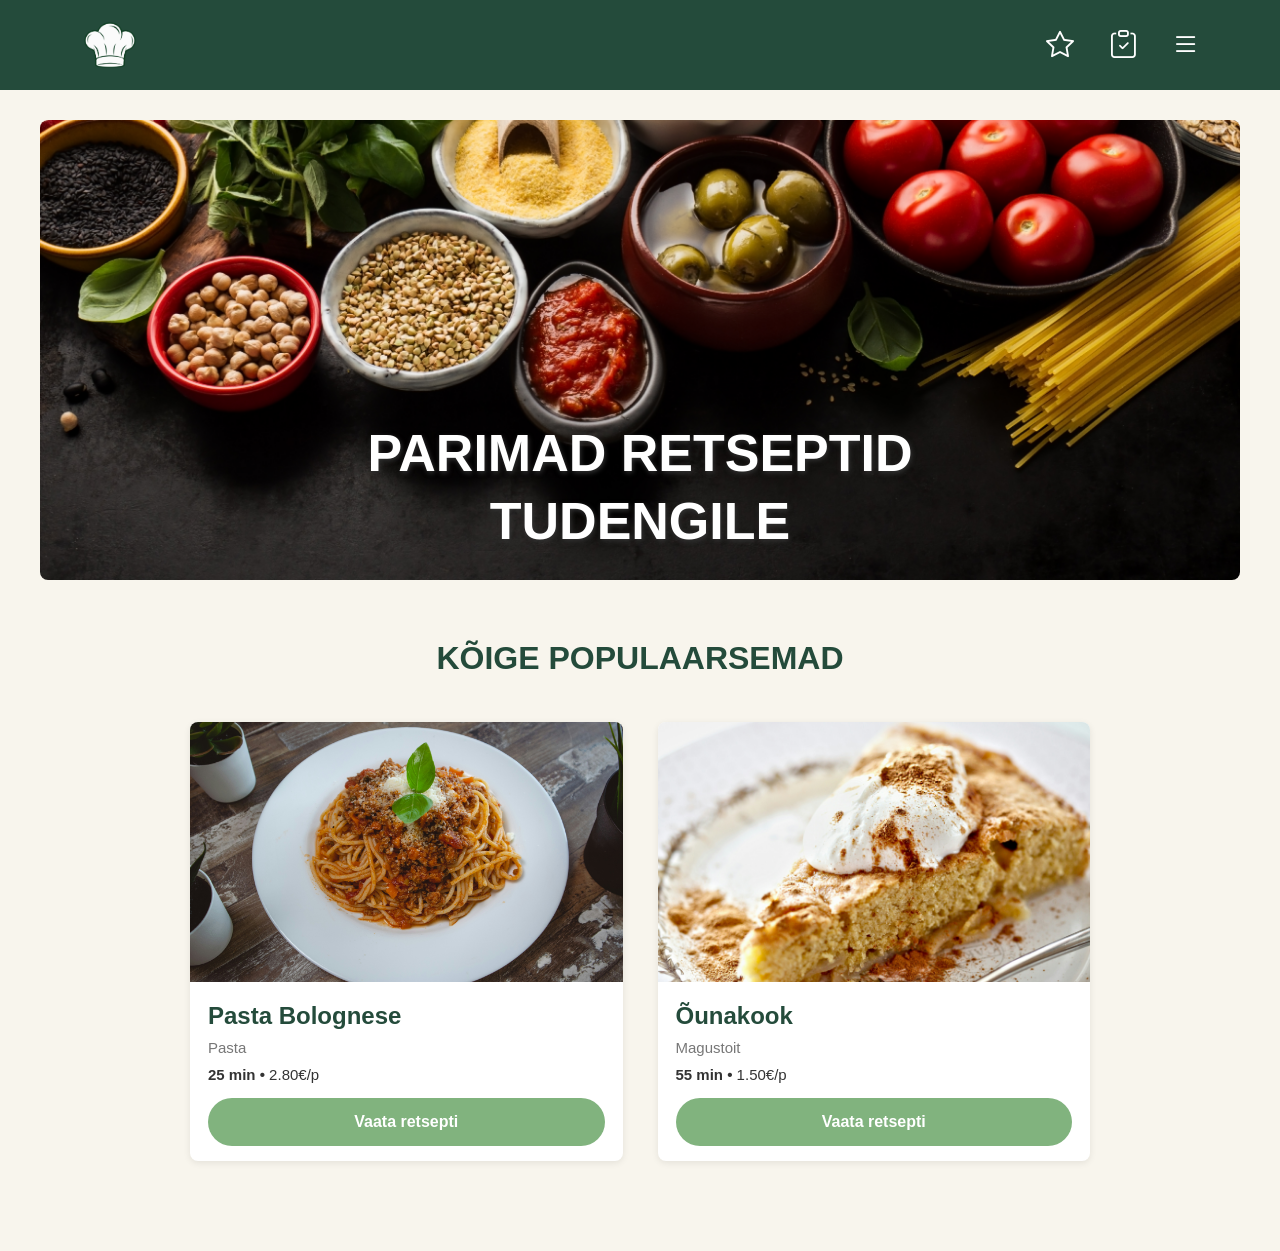
<file: index.html>
<!DOCTYPE html>
<html lang="et">

<head>
    <meta charset="UTF-8">
    <meta name="viewport" content="width=device-width, initial-scale=1.0">
    <title>Tudengi retseptiraamat</title>
    <!-- Bootstrap ikoonid -->
    <link href="https://cdn.jsdelivr.net/npm/bootstrap-icons@1.9.1/font/bootstrap-icons.css" rel="stylesheet">
    <!-- Meie CSS -->
    <link rel="stylesheet" href="style.css">
</head>

<body>
    <!-- Päis -->
    <header>
        <!-- Menüü avamise checkbox -->
        <input type="checkbox" id="menuu-nupp">

        <div class="pais">
            <!-- Logo -->
            <a href="index.html" class="logo"><img src="img/logo.png" alt="Veebilehe logo"></a>
            <!-- Päise ikoonid -->
            <div class="pais-ikoonid">
                <!-- Lemmikud -->
                <i class="bi bi-star"></i>
                <!-- Ostunimekiri -->
                <i class="bi bi-clipboard-check"></i>
                <!-- Hamburgerimenüü -->
                <label for="menuu-nupp" class="menuu-ikoon">
                    <i class="bi bi-list menuu-avatud"></i>
                    <i class="bi bi-x-lg menuu-suletud"></i>
                </label>
            </div>
        </div>

        <!-- Avatav menüü -->
        <nav class="menuu">
            <ul>
                <li><a href="#">Hommikus&ouml;&ouml;k<i class="bi bi-chevron-right"></i></a></li>
                <li><a href="#">Salat<i class="bi bi-chevron-right"></i></a></li>
                <li><a href="#">Supp<i class="bi bi-chevron-right"></i></a></li>
                <li><a href="pastad.html">Pasta<i class="bi bi-chevron-right"></i></a></li>
                <li><a href="#">Praed<i class="bi bi-chevron-right"></i></a></li>
                <li><a href="#">Magustoit<i class="bi bi-chevron-right"></i></a></li>
            </ul>
        </nav>
    </header>


    <main>
        <!-- Avalehe bänner-->
        <section class="avalehe-banner">
            <img src="img/banner.jpg" alt="Erinevad toiduained">
            <h1>PARIMAD RETSEPTID TUDENGILE</h1>
        </section>

        <!-- Populaarsed retseptid -->
        <section class="populaarsed">
            <h2>KÕIGE POPULAARSEMAD</h2>
            <div class="retseptid">
                <!-- Bolognese -->
                <article class="retsepti-kaart">
                    <img src="img/bolognese.jpg" alt="Pasta Bolognese">
                    <h3>Pasta Bolognese</h3>
                    <p class="kategooria">Pasta</p>
                    <p class="retsepti-info"><strong>25 min &bull;</strong> 2.80&euro;/p</p>
                    <a href="#" class="retsepti-nupp">Vaata retsepti</a>
                </article>
                <!-- Õunakook -->
                <article class="retsepti-kaart">
                    <img src="img/ounakook.jpg" alt="Õunakook">
                    <h3>&Otilde;unakook</h3>
                    <p class="kategooria">Magustoit</p>
                    <p class="retsepti-info"><strong>55 min &bull;</strong> 1.50&euro;/p</p>
                    <a href="#" class="retsepti-nupp">Vaata retsepti</a>
                </article>
            </div>
        </section>
    </main>
</body>

</html>
</file>
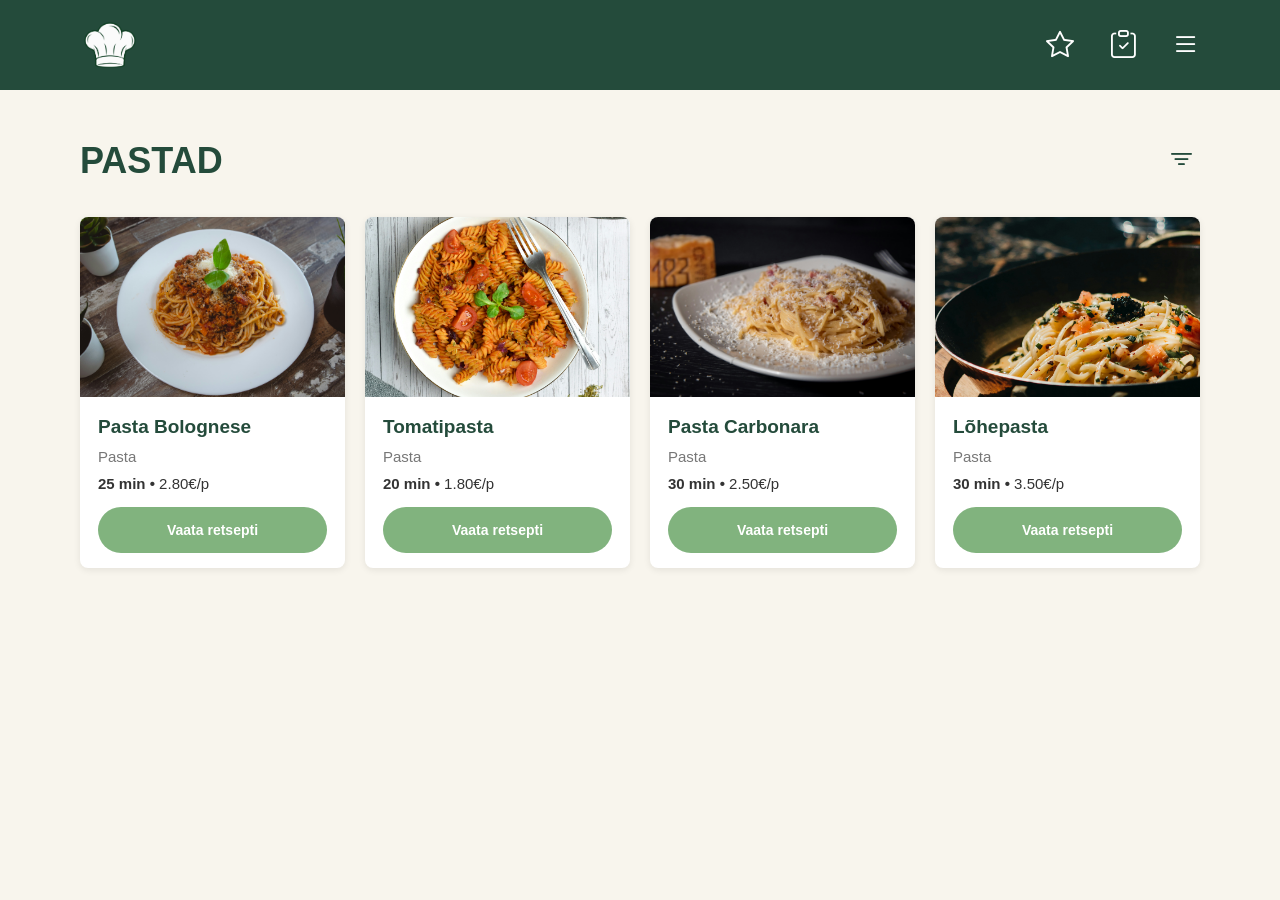
<file: pastad.html>
<!DOCTYPE html>
<html lang="et">

<head>
    <meta charset="UTF-8">
    <meta name="viewport" content="width=device-width, initial-scale=1.0">
    <title>Pastad - Parimad retseptid tudengile</title>
    <!-- Bootstrap ikoonid -->
    <link href="https://cdn.jsdelivr.net/npm/bootstrap-icons@1.9.1/font/bootstrap-icons.css" rel="stylesheet">
    <!-- Meie CSS -->
    <link rel="stylesheet" href="style.css">
</head>

<body>
    <!-- Päis -->
    <header>
        <!-- Menüü avamise checkbox -->
        <input type="checkbox" id="menuu-nupp">

        <div class="pais">
            <!-- Logo -->
            <a href="index.html" class="logo"><img src="img/logo.png" alt="Veebilehe logo"></a>
            <!-- Päise ikoonid -->
            <div class="pais-ikoonid">
                <!-- Lemmikud -->
                <i class="bi bi-star"></i>
                <!-- Ostunimekiri -->
                <i class="bi bi-clipboard-check"></i>
                <!-- Hamburgerimenüü -->
                <label for="menuu-nupp" class="menuu-ikoon">
                    <i class="bi bi-list menuu-avatud"></i>
                    <i class="bi bi-x-lg menuu-suletud"></i>
                </label>
            </div>
        </div>

        <!-- Avatav menüü -->
        <nav class="menuu">
            <ul>
                <li><a href="#">Hommikus&ouml;&ouml;k<i class="bi bi-chevron-right"></i></a></li>
                <li><a href="#">Salat<i class="bi bi-chevron-right"></i></a></li>
                <li><a href="#">Supp<i class="bi bi-chevron-right"></i></a></li>
                <li><a href="pastad.html">Pasta<i class="bi bi-chevron-right"></i></a></li>
                <li><a href="#">Praed<i class="bi bi-chevron-right"></i></a></li>
                <li><a href="#">Magustoit<i class="bi bi-chevron-right"></i></a></li>
            </ul>
        </nav>
    </header>

    <!-- Lehe põhisisu -->
    <main>
        <section class="pastade-leht">
            <!-- Filtri avamise checkbox -->
            <input type="checkbox" id="filtri-olek">
            <!-- Kategooria päis -->
            <div class="kategooria-pais">
                <h1>PASTAD</h1>
                <label for="filtri-olek" class="filtri-nupp" aria-label="Ava filtrid"><i
                        class="bi bi-filter"></i></label>
            </div>

            <!-- Avatav filter -->
            <div class="filtri-paneel">
                <div class="filtri-sisu">
                    <!-- Filtrivaate pealkiri -->
                    <div class="kategooria-pais">
                        <h1>PASTAD</h1>
                        <label for="filtri-olek" class="filtri-nupp" aria-label="Sulge filtrid"><i
                                class="bi bi-filter"></i></label>
                    </div>

                    <!-- Ajakulu filter -->
                    <div class="filtri-grupp">
                        <h2>Ajakulu</h2>
                        <div class="vahemiku-rida">
                            <span>10 min</span>
                            <div class="vahemiku-liugurid">
                                <input type="range" min="10" max="90" value="10" aria-label="Minimaalne ajakulu">
                                <input type="range" min="10" max="90" value="60" aria-label="Maksimaalne ajakulu">
                            </div>
                            <span>90 min +</span>
                        </div>
                    </div>

                    <!-- Hinna filter -->
                    <div class="filtri-grupp">
                        <h2>Hind portsjoni kohta</h2>
                        <div class="vahemiku-rida">
                            <span>1 €</span>
                            <div class="vahemiku-liugurid hinna-liugurid">
                                <input type="range" min="1" max="50" value="1" aria-label="Minimaalne hind">
                                <input type="range" min="1" max="50" value="30" aria-label="Maksimaalne hind">
                            </div>
                            <span>50 € +</span>
                        </div>
                    </div>

                    <!-- Lihaga või lihata -->
                    <div class="filtri-valikud">
                        <label class="filtri-valik">
                            <span>Lihaga</span>
                            <input type="checkbox" name="lihaga">
                        </label>
                        <label class="filtri-valik">
                            <span>Lihata</span>
                            <input type="checkbox" name="lihata">
                        </label>
                    </div>
                </div>
            </div>

            <!-- Retseptid -->
            <div class="retseptid">
                <!-- Bolognese -->
                <article class="retsepti-kaart">
                    <img src="img/bolognese.jpg" alt="Pasta Bolognese">
                    <h3>Pasta Bolognese</h3>
                    <p class="kategooria">Pasta</p>
                    <p class="retsepti-info"><strong>25 min &bull;</strong> 2.80&euro;/p</p>
                    <a href="#" class="retsepti-nupp">Vaata retsepti</a>
                </article>
                <!-- Tomatipasta -->
                <article class="retsepti-kaart">
                    <img src="img/tomatipasta.jpg" alt="Tomatipasta">
                    <h3>Tomatipasta</h3>
                    <p class="kategooria">Pasta</p>
                    <p class="retsepti-info"><strong>20 min &bull;</strong> 1.80&euro;/p</p>
                    <a href="#" class="retsepti-nupp">Vaata retsepti</a>
                </article>
                <!-- Carbonara -->
                <article class="retsepti-kaart">
                    <img src="img/carbonara.jpg" alt="Pasta Carbonara">
                    <h3>Pasta Carbonara</h3>
                    <p class="kategooria">Pasta</p>
                    <p class="retsepti-info"><strong>30 min &bull;</strong> 2.50&euro;/p</p>
                    <a href="retsept.html" class="retsepti-nupp">Vaata retsepti</a>
                </article>
                <!-- Lõhepasta -->
                <article class="retsepti-kaart">
                    <img src="img/lohepasta.jpg" alt="Lõhepasta">
                    <h3>L&otilde;hepasta</h3>
                    <p class="kategooria">Pasta</p>
                    <p class="retsepti-info"><strong>30 min &bull;</strong> 3.50&euro;/p</p>
                    <a href="#" class="retsepti-nupp">Vaata retsepti</a>
                </article>
            </div>
        </section>
    </main>


    <script>
        // Leiame kõik vahemikufiltrid
        document.querySelectorAll('.vahemiku-liugurid').forEach(grupp => {

            // Leiame mõlemad liugurid
            const liugurid = grupp.querySelectorAll('input[type="range"]');

            const minLiugur = liugurid[0];
            const maxLiugur = liugurid[1];

            function uuendaVahemik() {
                // Liugurite väärtused
                let minVaartus = Number(minLiugur.value);
                let maxVaartus = Number(maxLiugur.value);

                // Miinimum ei tohi olla maksimumist suurem
                if (minVaartus > maxVaartus) {
                    minLiugur.value = maxVaartus;
                    minVaartus = maxVaartus;
                }

                // Maksimum ei tohi olla miinimumist väiksem
                if (maxVaartus < minVaartus) {
                    maxLiugur.value = minVaartus;
                    maxVaartus = minVaartus;
                }

                // Kogu lubatud vahemik
                const algvaartus = Number(minLiugur.min);
                const loppvaartus = Number(minLiugur.max);

                // Arvutame ringide asukohad protsentides
                const algus = (minVaartus - algvaartus) /
                    (loppvaartus - algvaartus) * 100;

                const lopp = (maxVaartus - algvaartus) /
                    (loppvaartus - algvaartus) * 100;

                // Muudame sinise joone asukohta
                grupp.style.setProperty('--algus', algus + '%');
                grupp.style.setProperty('--lopp', lopp + '%');
            }

            // Kui liugureid liigutatakse
            minLiugur.addEventListener('input', function () {
                if (Number(minLiugur.value) > Number(maxLiugur.value)) {
                    minLiugur.value = maxLiugur.value;
                }
                uuendaVahemik();
            });

            maxLiugur.addEventListener('input', function () {
                if (Number(maxLiugur.value) < Number(minLiugur.value)) {
                    maxLiugur.value = minLiugur.value;
                }
                uuendaVahemik();
            });

            // Määrame joone algse värvi
            uuendaVahemik();

        });
    </script>

</body>

</html>
</file>
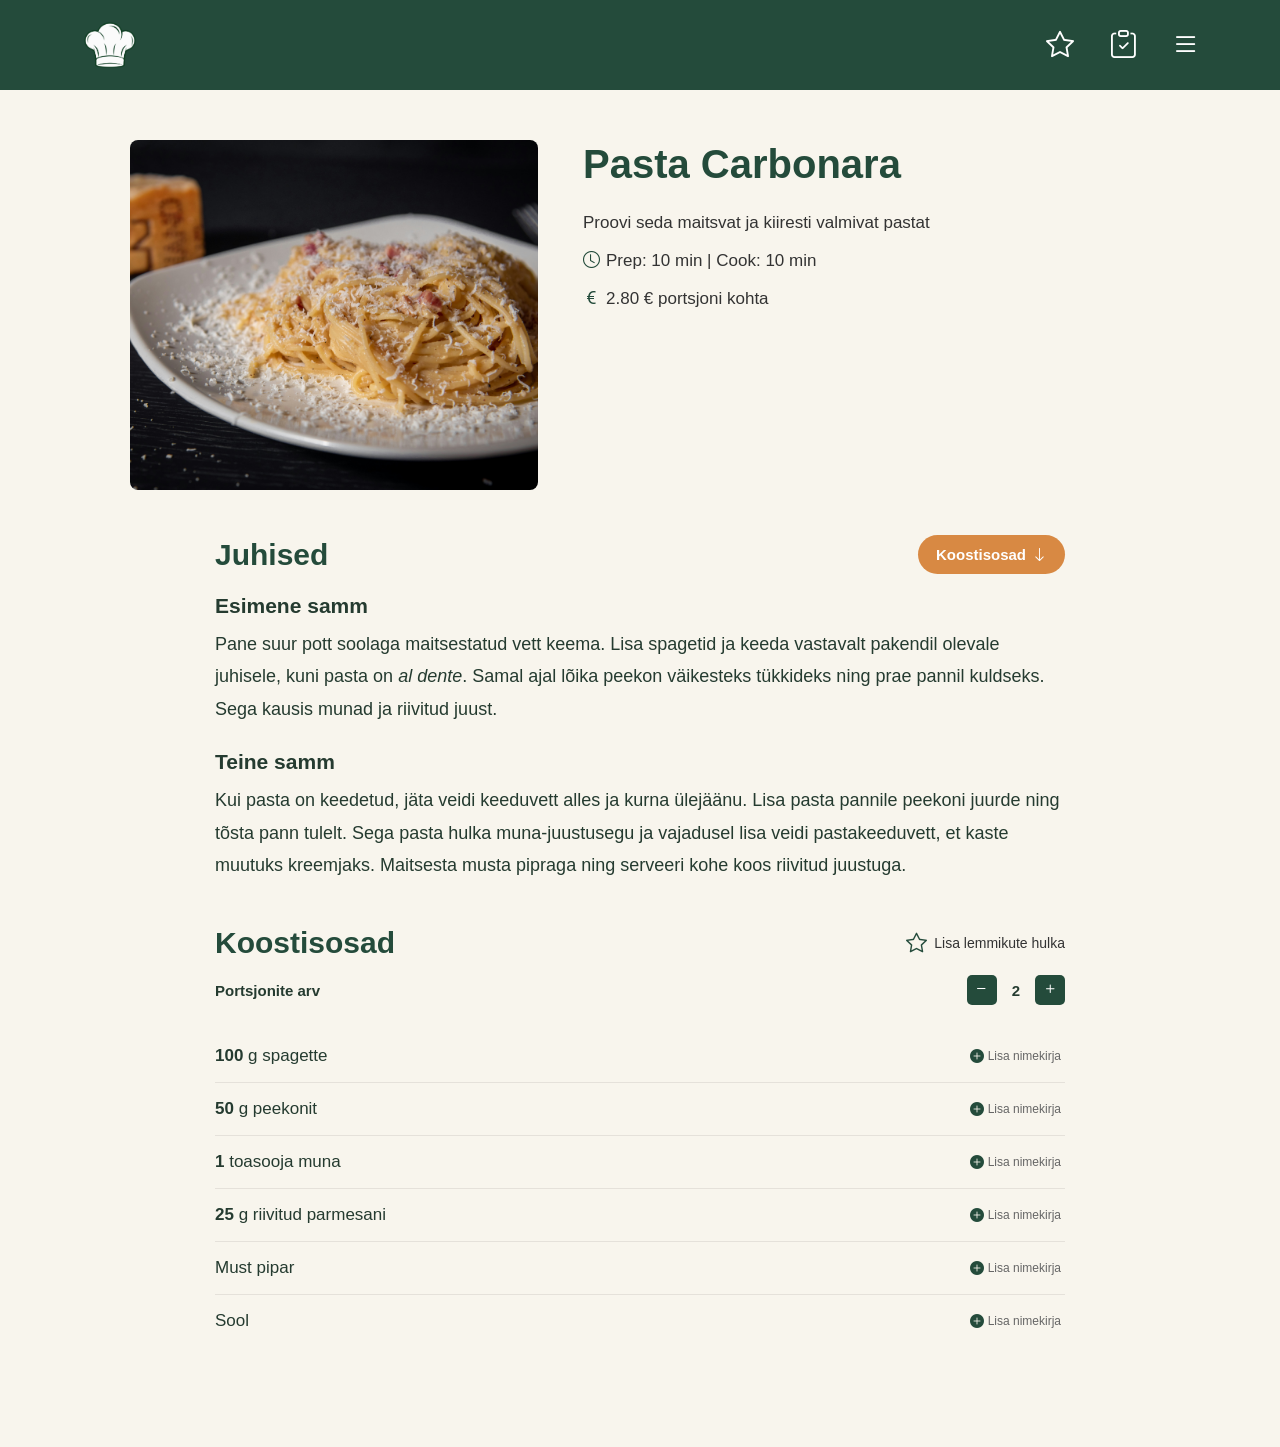
<file: retsept.html>
<!DOCTYPE html>
<html lang="et">

<head>
    <meta charset="UTF-8">
    <meta name="viewport" content="width=device-width, initial-scale=1.0">
    <title>Pasta Carbonara - Parimad retseptid tudengile</title>
    <!-- Bootstrap ikoonid -->
    <link href="https://cdn.jsdelivr.net/npm/bootstrap-icons@1.9.1/font/bootstrap-icons.css" rel="stylesheet">
    <!-- Meie CSS -->
    <link rel="stylesheet" href="style.css">
</head>

<body>
    <!-- Päis -->
    <header>
        <!-- Menüü avamise checkbox -->
        <input type="checkbox" id="menuu-nupp">

        <div class="pais">
            <!-- Logo -->
            <a href="index.html" class="logo"><img src="img/logo.png" alt="Veebilehe logo"></a>
            <!-- Päise ikoonid -->
            <div class="pais-ikoonid">
                <!-- Lemmikud -->
                <div class="lemmikute-konteiner">
                    <i class="bi bi-star"></i>
                    <span id="lemmiku-loendur" class="loendur-badge">0</span>
                </div>
                <!-- Ostunimekiri -->
                <div class="ostunimekirja-konteiner">
                    <i class="bi bi-clipboard-check"></i>
                    <span id="ostu-loendur" class="loendur-badge">0</span>
                 </div>
                <!-- Hamburgerimenüü -->
                <label for="menuu-nupp" class="menuu-ikoon">
                    <i class="bi bi-list menuu-avatud"></i>
                    <i class="bi bi-x-lg menuu-suletud"></i>
                </label>
            </div>
        </div>

        <!-- Avatav menüü -->
        <nav class="menuu">
            <ul>
                <li><a href="#">Hommikus&ouml;&ouml;k<i class="bi bi-chevron-right"></i></a></li>
                <li><a href="#">Salat<i class="bi bi-chevron-right"></i></a></li>
                <li><a href="#">Supp<i class="bi bi-chevron-right"></i></a></li>
                <li><a href="pastad.html">Pasta<i class="bi bi-chevron-right"></i></a></li>
                <li><a href="#">Praed<i class="bi bi-chevron-right"></i></a></li>
                <li><a href="#">Magustoit<i class="bi bi-chevron-right"></i></a></li>
            </ul>
        </nav>
    </header>

    <!-- Lehe põhisisu -->
    <main class="retsepti-leht">
        <!-- Retsepti tutvustus -->
        <section class="retsepti-tutvustus">
            <img src="img/carbonara.jpg" alt="Pasta Carbonara" class="carbonara-pilt">
            <div class="retsepti-andmed">
                <h1>Pasta Carbonara</h1>
                <p>Proovi seda maitsvat ja kiiresti valmivat pastat</p>
                <p><i class="bi bi-clock"></i>Prep: 10 min &vert; Cook: 10 min</p>
                <p><i class="bi bi-currency-euro"></i><span id="hind-portsjoni-kohta">2.80</span> &euro; portsjoni kohta</p>
            </div>
        </section>

        <!-- Valmistamisjuhised -->
        <section class="valmistamine">

            <div class="valmistamise-pais">
                <h2>Juhised</h2>
                <a href="#koostisosad" class="koostisosade-nupp">Koostisosad<i class="bi bi-arrow-down"></i></a>
            </div>

            <!-- Esimene samm -->
            <div class="valmistamise-samm">
                <h3>Esimene samm</h3>
                <p>Pane suur pott soolaga maitsestatud vett keema. Lisa spagetid ja keeda vastavalt pakendil olevale
                    juhisele, kuni pasta on <i>al dente</i>. Samal ajal lõika peekon väikesteks tükkideks ning prae pannil
                    kuldseks. Sega kausis munad ja riivitud juust.</p>
            </div>

            <!-- Teine samm -->
            <div class="valmistamise-samm">
                <h3>Teine samm</h3>
                <p>Kui pasta on keedetud, jäta veidi keeduvett alles ja kurna ülejäänu. Lisa pasta pannile peekoni juurde
                    ning tõsta pann tulelt. Sega pasta hulka muna-juustusegu ja vajadusel lisa veidi pastakeeduvett, et kaste
                    muutuks kreemjaks. Maitsesta musta pipraga ning serveeri kohe koos riivitud juustuga.</p>
            </div>
        </section>

        <!-- Koostisosad -->
        <section class="koostisosad" id="koostisosad">

            <div class="koostisosade-pais">
                <h2>Koostisosad</h2>
                <button type="button" class="lemmiku-ikoon" id="lemmiku-lisamise-nupp">
                    <i class="bi bi-star"></i>
                    <span>Lisa lemmikute hulka</span>
                </button>
            </div>

            <!-- Portsjonite arv-->
            <div class="portsjonid">
                <span>Portsjonite arv</span>
                <div class="portsjonite-valik">
                    <button type="button" id="vahenda-nupp" aria-label="Vähenda portsjoneid"><i class="bi bi-dash"></i></button>
                    <span id="portsjonite-arv">2</span>
                    <button type="button" id="suurenda-nupp" aria-label="Suurenda portsjoneid"><i class="bi bi-plus"></i></button>
                </div>
            </div>

            <!-- Koostisosade nimekiri -->
            <ul class="koostisosade-loend">
                <li>
                    <span class="koostisosa-tekst"><strong data-kogus="100">100</strong> g spagette</span>
                    <button type="button" class="lisa-nimekirja-btn"><i class="bi bi-plus-circle-fill"></i><span>Lisa nimekirja</span></button>
                </li>
                <li>
                    <span class="koostisosa-tekst"><strong data-kogus="50">50</strong> g peekonit</span>
                    <button type="button" class="lisa-nimekirja-btn"><i class="bi bi-plus-circle-fill"></i><span>Lisa nimekirja</span></button>
                </li>
                <li>
                    <span class="koostisosa-tekst"><strong data-kogus="1">1</strong> toasooja muna</span>
                    <button type="button" class="lisa-nimekirja-btn"><i class="bi bi-plus-circle-fill"></i><span>Lisa nimekirja</span></button>
                </li>
                <li>
                    <span class="koostisosa-tekst"><strong data-kogus="25">25</strong> g riivitud parmesani</span>
                    <button type="button" class="lisa-nimekirja-btn"><i class="bi bi-plus-circle-fill"></i><span>Lisa nimekirja</span></button>
                </li>
                <li>
                    <span>Must pipar</span>
                    <button type="button" class="lisa-nimekirja-btn"><i class="bi bi-plus-circle-fill"></i><span>Lisa nimekirja</span></button>
                </li>
                <li>
                    <span>Sool</span>
                    <button type="button" class="lisa-nimekirja-btn"><i class="bi bi-plus-circle-fill"></i><span>Lisa nimekirja</span></button>
                </li>
            </ul>
        </section>
    </main>

    <script>
        const vahendaNupp = document.getElementById('vahenda-nupp');
        const suurendaNupp = document.getElementById('suurenda-nupp');
        const portsjoniteEkraan = document.getElementById('portsjonite-arv');
        const koguseElemendid = document.querySelectorAll('[data-kogus]');

        let portsjonid = 2; // Baasportsjonite arv HTML-is (2 portsjonit)
        const baasPortsjonid = 2;

        function uuendaKoguseid() {
            portsjoniteEkraan.textContent = portsjonid;
            
            koguseElemendid.forEach(element => {
                const baasKogus = parseFloat(element.getAttribute('data-kogus'));
                // Arvutab uue koguse vastavalt portsjonitele ja ümardab vajadusel
                const uusKogus = (baasKogus / baasPortsjonid) * portsjonid;
                element.textContent = uusKogus % 1 !== 0 ? uusKogus.toFixed(1) : uusKogus;
            });
        }

        suurendaNupp.addEventListener('click', () => {
            if (portsjonid < 20) { // Ülemine piir näiteks 20 portsjonit
                portsjonid++;
                uuendaKoguseid();
            }
        });

        vahendaNupp.addEventListener('click', () => {
            if (portsjonid > 1) { // Alumine piir on 1 portsjon
                portsjonid--;
                uuendaKoguseid();
            }
        });

    // Ostunimekirja loogika
    const lisaNupud = document.querySelectorAll('.lisa-nimekirja-btn');
    const ostuLoendur = document.getElementById('ostu-loendur');
    let nimekirjaArv = 0;

    lisaNupud.forEach(nupp => {
        nupp.addEventListener('click', () => {
            // Kontrollime, kas nupp on juba lisatud (näiteks visuaalse muudatuse jaoks)
            if (!nupp.classList.contains('lisatud')) {
                nupp.classList.add('lisatud');
                nupp.querySelector('span').textContent = 'Lisatud';
                nupp.querySelector('i').className = 'bi bi-check-circle-fill';
                
                // Suurendame arvu ja uuendame badge'i
                nimekirjaArv++;
                ostuLoendur.textContent = nimekirjaArv;
                ostuLoendur.style.display = 'inline-block'; // Muudame nähtavaks
            } else {
                // Kui vajutatakse uuesti, võib soovi korral eemaldada
                nupp.classList.remove('lisatud');
                nupp.querySelector('span').textContent = 'Lisa nimekirja';
                nupp.querySelector('i').className = 'bi bi-plus-circle-fill';
                
                nimekirjaArv--;
                ostuLoendur.textContent = nimekirjaArv;
                if (nimekirjaArv === 0) {
                    ostuLoendur.style.display = 'none'; // Peidame, kui arv on 0
                }
            }
        });
    });

    // Lemmikute nupu loogika
    const lemmikuNupp = document.getElementById('lemmiku-lisamise-nupp');
    const lemmikuLoendur = document.getElementById('lemmiku-loendur');
    let lemmikuteArv = 0;

    if (lemmikuNupp) {
        lemmikuNupp.addEventListener('click', () => {
            const nuputekst = lemmikuNupp.querySelector('span');

            if (!lemmikuNupp.classList.contains('lisatud')) {
                lemmikuNupp.classList.add('lisatud');
                nuputekst.textContent = 'Lisatud lemmikutesse';
                // Ikooni klassi ei muudeta, jääb samaks
                
                lemmikuteArv++;
                lemmikuLoendur.textContent = lemmikuteArv;
                lemmikuLoendur.style.display = 'inline-block';
            } else {
                lemmikuNupp.classList.remove('lisatud');
                nuputekst.textContent = 'Lisa lemmikute hulka';
                // Ikooni klassi ei muudeta, jääb samaks
                
                lemmikuteArv--;
                lemmikuLoendur.textContent = lemmikuteArv;
                if (lemmikuteArv === 0) {
                    lemmikuLoendur.style.display = 'none';
                }
            }
        });
    }
    </script>

</body>

</html>
</file>
<file: style.css>
/* Veebilehe põhikujundus */
* {
    box-sizing: border-box;
}

/* Sujuv kerimine lehe osade vahel */
html {
    scroll-behavior: smooth;
}

body {
    margin: 0;
    padding: 0;
    font-family: Arial, sans-serif;
    background-color: #f8f5ed;
    color: #253b30;
}

img {
    max-width: 100%;
}

a {
    text-decoration: none;
}

/* Päis */
header {
    background-color: #244b3b;
    color: white;
    position: sticky;
    top: 0;
    z-index: 10;
}

.pais {
    display: flex;
    justify-content: space-between;
    align-items: center;
    padding: 12px 20px;
    max-width: 1200px;
    margin: 0 auto;
    min-height: 70px;
}

/* Logo */
.logo {
    display: flex;
    align-items: center;
}

.logo img {
    width: 45px;
    height: auto;
    display: block;
}

/* Päise ikoonid */
.pais-ikoonid {
    display: flex;
    align-items: center;
    gap: 22px;
}

.pais-ikoonid .bi {
    font-size: 25px;
    color: white;
}

.menuu-ikoon {
    cursor: pointer;
    display: flex;
    align-items: center;
}

/* Peidame checkboxi */
#menuu-nupp {
    display: none;
}

/* Avatav menüü */
.menuu {
    display: none;
    position: fixed;
    top: 70px;
    left: 0;
    width: 100%;
    height: calc(100dvh - 70px);
    overflow-y: auto;
    background-color: #f8f5ed;
    padding: 15px 20px 25px;
    z-index: 100;
}

/* Menüü avaneb checkboxi valimisel */
#menuu-nupp:checked ~ .menuu {
    display: block;
}

.menuu ul {
    list-style: none;
    padding: 0;
    margin: 0 auto;
    max-width: 1160px;
}

.menuu li {
    border-bottom: 1px solid #ddd8ce;
}

.menuu li:last-child {
    border-bottom: none;
}

.menuu a {
    display: block;
    color: #244b3b;
    font-size: 18px;
    font-weight: bold;
    text-transform: uppercase;
    padding: 18px 5px;
}

.menuu a:hover {
    color: #719477;
    background-color: #eeebe2;
}

.menuu a {
    display: flex;
    justify-content: space-between;
    align-items: center;
}

/* Menüüikooni vahetumine */
.menuu-suletud {
    display: none;
}

#menuu-nupp:checked ~ .pais .menuu-avatud {
    display: none;
}

#menuu-nupp:checked ~ .pais .menuu-suletud {
    display: inline;
}

/* Avalehe bänner */
.avalehe-banner {
    position: relative;
    width: calc(100% - 30px);
    height: 240px;
    margin: 15px auto 0;
    overflow: hidden;
    background-color: #627866;
    border-radius: 8px;
}

.avalehe-banner img {
    display: block;
    width: 100%;
    height: 100%;
    object-fit: cover;
}

/* Tekst bänneri peal */
.avalehe-banner h1 {
    position: absolute;
    top: 80%;
    left: 50%;
    transform: translate(-50%, -50%);
    width: 90%;
    margin: 0;
    color: white;
    text-align: center;
    font-size: 27px;
    line-height: 1.3;
    font-weight: bold;
    text-shadow: 1px 2px 5px #333333;
}

/* Populaarsed retseptid */
.populaarsed {
    padding: 30px 15px 50px;
    max-width: 1200px;
    margin: 0 auto;
}

.populaarsed h2 {
    font-size: 21px;
    text-align: center;
    color: #244b3b;
    margin: 0 0 25px;
    font-weight: bold;
}

/* Kaks retsepti kõrvuti */
.retseptid {
    display: grid;
    grid-template-columns: repeat(2, minmax(0, 1fr));
    gap: 12px;
}

/* Ühe retsepti kaart */
.retsepti-kaart {
    background-color: #ffffff;
    border-radius: 8px;
    overflow: hidden;
    display: flex;
    flex-direction: column;
    padding-bottom: 15px;
    box-shadow: 0 2px 7px #00000015;
}

.retsepti-kaart img {
    width: 100%;
    height: 125px;
    object-fit: cover;
    display: block;
}

/* Retsepti nimi */
.retsepti-kaart h3 {
    font-size: 16px;
    color: #244b3b;
    margin: 13px 10px 5px;
    line-height: 1.3;
}

/* Kategooria */
.kategooria {
    font-size: 13px;
    color: #777777;
    margin: 0 10px 10px;
}

/* Aeg ja hind */
.retsepti-info {
    font-size: 12px;
    color: #333333;
    margin: 0 10px 15px;
}

/* Retsepti avamise nupp */
.retsepti-nupp {
    display: block;
    background-color: #81b37e;
    color: white;
    font-size: 13px;
    font-weight: bold;
    text-align: center;
    padding: 11px 5px;
    margin: auto 10px 0;
    border-radius: 30px;
}

.retsepti-nupp:hover {
    background-color: #3c7055;
}

/* Väiksemad telefonid */
@media only screen and (max-width: 360px) {

    .pais {
        padding: 10px 12px;
    }

    .pais-ikoonid {
        gap: 15px;
    }

    .pais-ikoonid .bi {
        font-size: 22px;
    }

    .avalehe-banner h1 {
        font-size: 23px;
    }

    .populaarsed {
        padding-left: 10px;
        padding-right: 10px;
    }

    .retseptid {
        gap: 8px;
    }

    .retsepti-kaart h3 {
        font-size: 14px;
    }

    .retsepti-info {
        font-size: 11px;
    }

    .retsepti-nupp {
        font-size: 12px;
    }
}

/* Tahvelarvutid (alates 600px) */
@media only screen and (min-width: 600px) {

    .pais {
        padding: 15px 35px;
    }

    .logo img {
        width: 55px;
    }

    .pais-ikoonid {
        gap: 30px;
    }

    .pais-ikoonid .bi {
        font-size: 28px;
    }

    .avalehe-banner {
        width: calc(100% - 70px);
        height: 350px;
        margin-top: 25px;
    }

    .avalehe-banner h1 {
        font-size: 40px;
        max-width: 650px;
        top: 80%;
    }

    .populaarsed {
        padding: 45px 35px 70px;
    }

    .populaarsed h2 {
        font-size: 27px;
        margin-bottom: 35px;
    }

    .retseptid {
        gap: 25px;
    }

    .retsepti-kaart img {
        height: 210px;
    }

    .retsepti-kaart h3 {
        font-size: 21px;
        margin: 18px 18px 8px;
    }

    .kategooria {
        font-size: 15px;
        margin-left: 18px;
        margin-right: 18px;
    }

    .retsepti-info {
        font-size: 15px;
        margin-left: 18px;
        margin-right: 18px;
    }

    .retsepti-nupp {
        font-size: 15px;
        padding: 13px;
        margin-left: 18px;
        margin-right: 18px;
    }
}

/* Arvutid (alates 950px) */
@media only screen and (min-width: 950px) {

    .pais {
        min-height: 85px;
        padding: 15px 40px;
    }

    .logo img {
        width: 60px;
    }

    .pais-ikoonid {
        gap: 35px;
    }

    .avalehe-banner {
        width: calc(100% - 80px);
        max-width: 1200px;
        height: 460px;
        margin-top: 30px;
    }

    .avalehe-banner h1 {
        font-size: 52px;
        max-width: 800px;
        top: 80%;
    }

    .populaarsed {
        padding: 60px 40px 90px;
    }

    .populaarsed h2 {
        font-size: 32px;
        margin-bottom: 45px;
    }

    .retseptid {
        max-width: 900px;
        margin: 0 auto;
        gap: 35px;
    }

    .retsepti-kaart img {
        height: 260px;
    }

    .retsepti-kaart h3 {
        font-size: 24px;
    }

    .retsepti-nupp {
        font-size: 16px;
        padding: 15px;
    }

    .menuu {
        top: 85px;
        height: calc(100dvh - 85px);
        padding: 25px 40px 35px;
    }

    .menuu a {
        font-size: 20px;
        padding: 20px 10px;
    }
}

/* Pastade leht */

/* Kogu lehe sisu */
.pastade-leht {
    max-width: 1200px;
    margin: 0 auto;
    padding: 25px 15px 50px;
}

/* Pealkiri ja filtriikoon */
.kategooria-pais {
    display: flex;
    justify-content: space-between;
    align-items: center;
    margin-bottom: 25px;
}

.kategooria-pais h1 {
    margin: 0;
    font-size: 26px;
    color: #244b3b;
}

/* Filtreerimise nupp */
.filtri-nupp {
    background: none;
    border: none;
    color: #244b3b;
    font-size: 25px;
    cursor: pointer;
    padding: 5px;
}

.filtri-nupp:hover {
    color: #719477;
}

/* Pastade leht tahvelarvutis */
@media only screen and (min-width: 600px) {

    .pastade-leht {
        padding: 40px 35px 70px;
    }

    .kategooria-pais {
        margin-bottom: 35px;
    }

    .kategooria-pais h1 {
        font-size: 32px;
    }

    .filtri-nupp {
        font-size: 28px;
    }
}

/* Pastade leht arvutis */
@media only screen and (min-width: 950px) {

    .pastade-leht {
        padding: 50px 40px 90px;
    }

    .kategooria-pais h1 {
        font-size: 36px;
    }

    /* Neli retseptikaarti kõrvuti */
    .pastade-leht .retseptid {
        grid-template-columns: repeat(4, minmax(0, 1fr));
        max-width: none;
        gap: 20px;
    }

    .pastade-leht .retsepti-kaart img {
        height: 180px;
    }

    .pastade-leht .retsepti-kaart h3 {
        font-size: 19px;
    }

    .pastade-leht .retsepti-nupp {
        font-size: 14px;
    }
}


/* Pastade filtrivaade*/

/* Peidame filtrivaate checkboxi */
#filtri-olek {
    position: absolute;
    opacity: 0;
    width: 1px;
    height: 1px;
}

/* Filtriikoon on vajutatav */
.filtri-nupp {
    display: flex;
    align-items: center;
    justify-content: center;
    cursor: pointer;
}

/* Avatav filtrivaade */
.filtri-paneel {
    display: none;
    position: fixed;
    top: 70px;
    left: 0;
    width: 100%;
    height: calc(100dvh - 70px);
    background-color: #f8f5ed;
    overflow-y: auto;
    overscroll-behavior: contain;
    z-index: 90;
}

/* Näitame filtrit, kui checkbox on märgitud */
#filtri-olek:checked ~ .filtri-paneel {
    display: block;
}

/* Filtrivaate sisemine paigutus */
.filtri-sisu {
    max-width: 1200px;
    margin: 0 auto;
    padding: 25px 15px 60px;
}

/* Filtrivaate pealkiri */
.filtri-sisu .kategooria-pais {
    margin-bottom: 35px;
}

/* Üks filtri osa */
.filtri-grupp {
    margin-bottom: 35px;
}

.filtri-grupp h2 {
    font-size: 15px;
    font-weight: normal;
    color: #111111;
    margin: 0 0 20px;
}

/* Liuguri ja otspunktide paigutus */
.vahemiku-rida {
    display: flex;
    align-items: center;
    gap: 8px;
}

.vahemiku-rida span {
    font-size: 11px;
    color: #555555;
    white-space: nowrap;
}

/* Kahe liuguri ühine ala */
.vahemiku-liugurid {
    position: relative;
    flex: 1;
    height: 22px;
    margin: 0 2px;
    display: flex;
    align-items: center;
}

/* Hall ja sinine joon liugurite taga */
.vahemiku-liugurid::before {
    content: "";
    position: absolute;
    top: 9px;
    left: 0;
    width: 100%;
    height: 5px;
    border-radius: 5px;

    background: linear-gradient(
        to right,
        #999999 0%,
        #999999 var(--algus),
        #689bc5 var(--algus),
        #689bc5 var(--lopp),
        #999999 var(--lopp),
        #999999 100%
    );
}

/* Kaks kattuvat liugurit */
.vahemiku-liugurid input[type="range"] {
    position: absolute;
    top: 0;
    left: 0;
    width: 100%;
    height: 22px;
    margin: 0;
    background: transparent;
    appearance: none;
    -webkit-appearance: none;
    z-index: 1;
    cursor: pointer;
    pointer-events: none;
}

/* Liuguri ümmargune nupp Chrome'is */
.vahemiku-liugurid input[type="range"]::-webkit-slider-thumb {
    appearance: none;
    -webkit-appearance: none;
    width: 19px;
    height: 19px;
    border-radius: 50%;
    border: none;
    background-color: #689bc5;
    cursor: pointer;
    pointer-events: auto;
}

/* Liuguri nupp Firefoxis */
.vahemiku-liugurid input[type="range"]::-moz-range-thumb {
    width: 19px;
    height: 19px;
    border-radius: 50%;
    border: none;
    background-color: #689bc5;
    cursor: pointer;
    pointer-events: auto;
}

/* Lihaga ja lihata valikud */
.filtri-valikud {
    margin-top: 10px;
}

.filtri-valik {
    display: flex;
    justify-content: space-between;
    align-items: center;
    padding: 12px 0;
    cursor: pointer;
    font-size: 15px;
    font-weight: bold;
    color: #111111;
}

/* Märkeruudud */
.filtri-valik input {
    appearance: none;
    -webkit-appearance: none;
    width: 21px;
    height: 21px;
    border: 2px solid #999999;
    border-radius: 7px;
    background-color: white;
    cursor: pointer;
}

/* Valitud märkeruut */
.filtri-valik input:checked {
    background-color: #244b3b;
    border-color: #244b3b;
}

/* Linnuke valitud märkeruudus */
.filtri-valik input:checked::after {
    content: "✓";
    display: block;
    color: white;
    text-align: center;
    font-size: 14px;
    line-height: 17px;
}

/* Filtrivaade tahvelarvutis */
@media only screen and (min-width: 600px) {

    .filtri-paneel {
        top: 85px;
        height: calc(100dvh - 85px);
    }

    .filtri-sisu {
        padding: 40px 35px 70px;
    }

    .filtri-grupp {
        max-width: 500px;
        margin-bottom: 45px;
    }

    .filtri-grupp h2,
    .filtri-valik {
        font-size: 18px;
    }

    .filtri-valikud {
        max-width: 500px;
    }
}

/* Filtrivaade arvutis*/
@media only screen and (min-width: 950px) {

    .filtri-paneel {
        top: 90px;
        height: calc(100dvh - 90px);
    }

    .filtri-sisu {
        padding: 50px 40px 90px;
    }
}

/* Retseptileht */

.retsepti-leht {
    max-width: 1100px;
    margin: 0 auto;
    padding: 25px 15px 60px;
}

/* Ostunimekiri */
.ostunimekirja-konteiner, .lemmikute-konteiner {
    position: relative;
    display: inline-block;
    cursor: pointer;
}

.loendur-badge {
    position: absolute;
    top: -5px;
    right: -8px;
    background-color: #d88943; 
    color: white;
    font-size: 11px;
    font-weight: bold;
    padding: 1px 5px;
    border-radius: 50%;
    min-width: 16px;
    text-align: center;
    display: none; /* Vaikimisi peidetud, kui midagi pole lisatud */
}

/* Retsepti pilt ja põhiandmed */
.retsepti-tutvustus {
    display: grid;
    grid-template-columns: 42% minmax(0, 1fr);
    gap: 15px;
    align-items: start;
    margin-bottom: 30px;
}

.carbonara-pilt {
    width: 100%;
    height: 170px;
    object-fit: cover;
    border-radius: 8px;
    display: block;
}

/* Retsepti nimi ja info */
.retsepti-andmed {
    padding-bottom: 0;
}

.retsepti-andmed h1 {
    color: #244b3b;
    font-size: 22px;
    line-height: 1.2;
    margin: 0 0 15px;
}

.retsepti-andmed p {
    font-size: 13px;
    margin: 0 0 12px;
    color: #333333;
}

.retsepti-andmed p .bi {
    color: #244b3b;
    margin-right: 6px;
}

.retsepti-andmed .retsepti-kirjeldus {
    font-size: 12px;
    color: #777777;
    line-height: 1.4;
    margin-bottom: 15px;
}

/* Lemmikute ikoon */
.lemmiku-ikoon {
    display: block;
    margin: 25px 0 0 auto;
    padding: 5px;
    background: none;
    border: none;
    color: #244b3b;
    font-size: 28px;
    cursor: pointer;
}

.lemmiku-ikoon:hover {
    color: #719477;
}

/* Valmistamisjuhised */
.valmistamine {
    margin-bottom: 45px;
}

.valmistamine h2,
.koostisosad h2 {
    font-size: 24px;
    color: #244b3b;
    margin: 0 0 20px;
}

/* Valmistamisjuhiste sammud*/
.valmistamise-samm {
    margin-bottom: 25px;
}

.valmistamise-samm h3 {
    font-size: 16px;
    font-weight: bold;
    color: #253b30;
    margin: 0 0 10px;
}

.valmistamise-samm p {
    font-size: 14px;
    line-height: 1.6;
    color: #253b30;
    margin: 0;
}

/* Oranž koostisosade nupp */
.koostisosade-nupp {
    display: flex;
    align-items: center;
    justify-content: center;
    gap: 12px;

    width: fit-content;
    margin: 20px auto 35px;
    padding: 13px 25px;

    background-color: #d88943;
    color: white;
    border-radius: 7px;

    font-size: 16px;
    font-weight: bold;
}

.koostisosade-nupp:hover {
    background-color: #bb7133;
}

/* Koostisosad */
.koostisosad {
    background-color: transparent;
    border-radius: 0;
    padding: 0;
    box-shadow: none;
    scroll-margin-top: 90px;
}

/* Portsjonite valik */
.portsjonid {
    display: flex;
    justify-content: space-between;
    align-items: center;
    gap: 10px;
    margin-bottom: 25px;
    font-size: 15px;
    font-weight: bold;
}

.portsjonite-valik {
    display: flex;
    align-items: center;
    gap: 15px;
}

.portsjonite-valik button {
    background-color: #244b3b;
    border: none;
    border-radius: 5px;
    color: white;
    font-size: 17px;
    width: 30px;
    height: 30px;
    cursor: pointer;
}

/* Koostisosade nimekiri */
.koostisosade-loend {
    list-style: none;
    margin: 0;
    padding: 0;
}

.koostisosade-loend li {
    display: flex;
    justify-content: space-between;
    align-items: center;
    gap: 12px;
    padding: 14px 0;
    border-bottom: 1px solid #e5e1da;
    font-size: 15px;
}

.koostisosade-loend li:last-child {
    border-bottom: none;
}

/* Koostisosa lisamise nupp */
.koostisosade-loend button {
    background: none;
    border: none;
    color: #244b3b;
    font-size: 23px;
    cursor: pointer;
    padding: 4px;
}

.koostisosade-loend button:hover {
    color: #719477;
}

/* Retseptilehe pealkirjad */

/* Juhised ja koostisosade nupp kõrvuti */
.valmistamise-pais {
    display: flex;
    justify-content: space-between;
    align-items: center;
    gap: 10px;
    margin-bottom: 20px;
}

.valmistamise-pais h2 {
    margin: 0;
    font-size: 20px;
}

/* Koostisosade juurde viiv nupp */
.valmistamise-pais .koostisosade-nupp {
    display: flex;
    align-items: center;
    gap: 6px;
    margin: 0;
    padding: 8px 12px;
    font-size: 13px;
    white-space: nowrap;
    border-radius: 25px;
}

/* Koostisosad ja lemmikute nupp kõrvuti */
.koostisosade-pais {
    display: flex;
    justify-content: space-between;
    align-items: center;
    gap: 10px;
    margin-bottom: 15px;
}

.koostisosade-pais h2 {
    margin: 0;
    font-size: 20px;
}

/* Lemmikute nupp */
.koostisosade-pais .lemmiku-ikoon {
    display: flex;
    align-items: center;
    gap: 7px;
    margin: 0;
    padding: 0;
    background: none;
    border: none;
    color: #244b3b;
    cursor: pointer;
    white-space: nowrap;
}

.koostisosade-pais .lemmiku-ikoon .bi {
    font-size: 21px;
}

.koostisosade-pais .lemmiku-ikoon span {
    font-size: 11px;
    color: #333333;
    font-weight: normal;
}

.koostisosade-loend button {
    display: flex;
    align-items: center;
    gap: 4px;
    white-space: nowrap;
    font-size: 12px;
}

.koostisosade-loend button .bi {
    font-size: 14px;
}

.koostisosade-loend button span {
    color: #666666;
}

/* Pealkirjade kohandamine suurematel ekraanidel */
@media only screen and (min-width: 600px) {

    .valmistamise-pais h2,
    .koostisosade-pais h2 {
        font-size: 28px;
    }

    .valmistamise-pais .koostisosade-nupp {
        font-size: 15px;
        padding: 11px 18px;
    }

    .koostisosade-pais .lemmiku-ikoon span {
        font-size: 14px;
    }
}

/* Retseptileht tahvelarvutis*/
@media only screen and (min-width: 600px) {

    .retsepti-leht {
        padding: 40px 35px 80px;
    }

    .retsepti-tutvustus {
        grid-template-columns: 40% minmax(0, 1fr);
        gap: 30px;
        margin-bottom: 45px;
    }

    .carbonara-pilt {
        height: 280px;
    }

    .retsepti-andmed h1 {
        font-size: 32px;
        margin-bottom: 25px;
    }

    .retsepti-andmed p {
        font-size: 17px;
        margin-bottom: 18px;
    }

    .valmistamine h2,
    .koostisosad h2 {
        font-size: 30px;
    }

    .valmistamise-samm h3 {
        font-size: 19px;
    }

    .valmistamise-samm p {
        font-size: 16px;
        line-height: 1.7;
    }

    .koostisosad {
        scroll-margin-top: 110px;
    }

    .koostisosade-loend li {
        font-size: 17px;
    }
}


/* Retseptileht arvutis */
@media only screen and (min-width: 950px) {

    .retsepti-leht {
        padding: 50px 40px 100px;
    }

    .retsepti-tutvustus {
        gap: 45px;
    }

    .carbonara-pilt {
        height: 350px;
    }

    .retsepti-andmed h1 {
        font-size: 40px;
    }

    .valmistamine,
    .koostisosad {
        max-width: 850px;
        margin-left: auto;
        margin-right: auto;
    }

    .valmistamise-samm h3 {
        font-size: 21px;
    }

    .valmistamise-samm p {
        font-size: 18px;
        line-height: 1.8;
    }

    .koostisosad {
        scroll-margin-top: 115px;
    }
}
</file>
